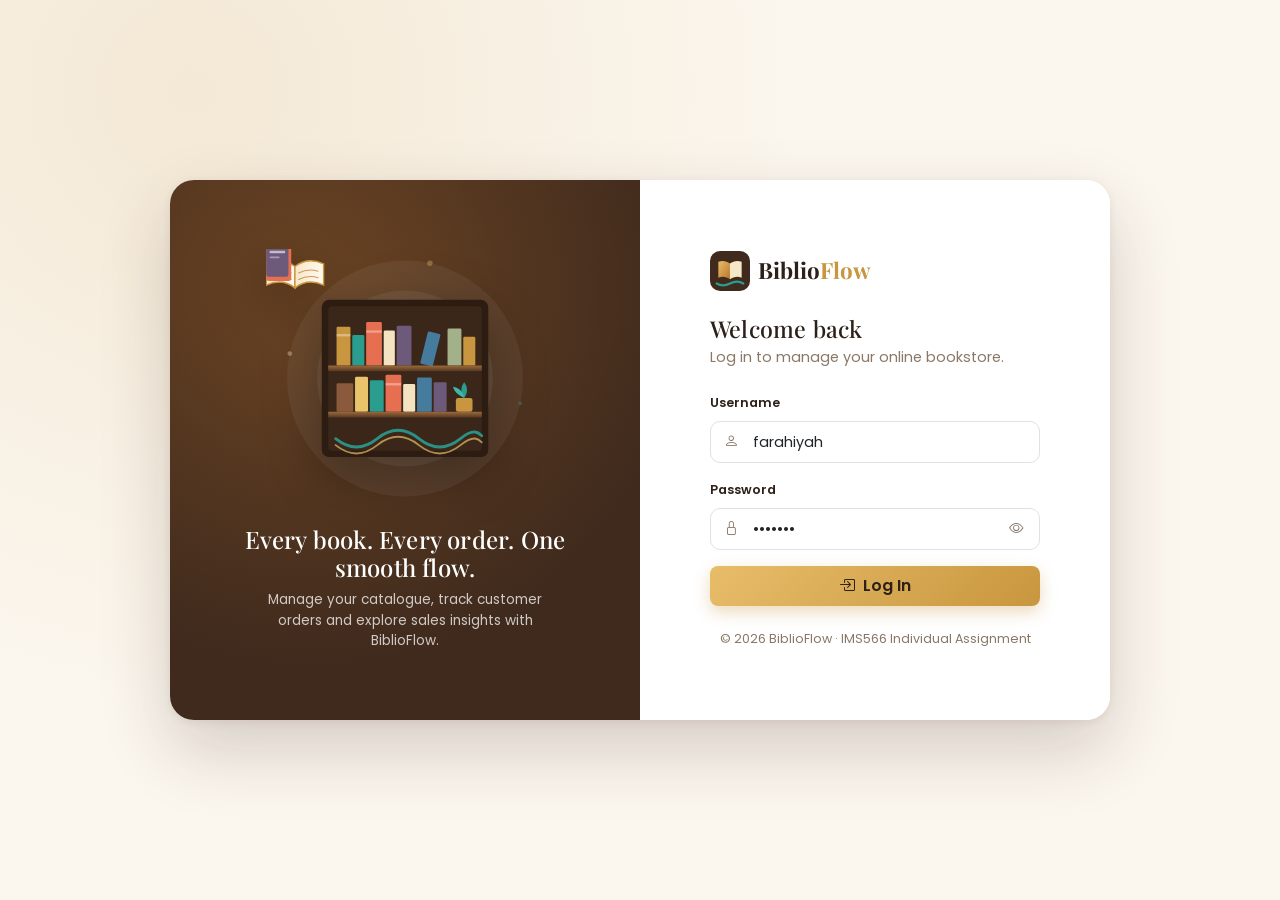
<file: index.html>
<!DOCTYPE html>
<html lang="en" data-bs-theme="light">
<head>
  <meta charset="UTF-8">
  <meta name="viewport" content="width=device-width, initial-scale=1">
  <meta name="description" content="BiblioFlow – log in to the online bookstore management system to manage books, orders and sales analytics.">
  <meta name="author" content="BiblioFlow">
  <meta name="keywords" content="bookstore, management system, dashboard, orders, inventory, Bootstrap, Chart.js">
  <meta name="theme-color" content="#3f2a1d">
  <title>Log In | BiblioFlow</title>
  <link rel="icon" type="image/svg+xml" href="assets/favicon.svg">

  <!-- Fonts, Bootstrap 5 and Bootstrap Icons (CDN) -->
  <link rel="preconnect" href="https://fonts.googleapis.com">
  <link rel="preconnect" href="https://fonts.gstatic.com" crossorigin>
  <link href="https://fonts.googleapis.com/css2?family=Playfair+Display:wght@600;700&family=Poppins:wght@400;500;600&display=swap" rel="stylesheet">
  <link href="https://cdn.jsdelivr.net/npm/bootstrap@5.3.3/dist/css/bootstrap.min.css" rel="stylesheet">
  <link href="https://cdn.jsdelivr.net/npm/bootstrap-icons@1.11.3/font/bootstrap-icons.min.css" rel="stylesheet">
  <link href="css/style.css" rel="stylesheet">

  <script src="js/auth.js"></script>
</head>
<body data-page="login">
  <main class="login-wrap">
    <div class="login-card">
      
      <!-- Left: illustration panel (SVG) -->
      <section class="col-lg-6 login-art-panel d-none d-lg-flex" aria-label="Welcome to BiblioFlow">
        <img class="art" src="assets/login-art.svg" alt="Illustration of a bookshelf with floating books">
        <h2 class="font-display">Every book. Every order. One smooth flow.</h2>
        <p>Manage your catalogue, track customer orders and explore sales insights with BiblioFlow.</p>
      </section>

      <!-- Right: login form -->
      <section class="col-lg-6 login-form-panel" aria-labelledby="loginHeading">
        <div class="login-box fade-up" id="loginBox">
          <div class="brand d-flex align-items-center gap-2 mb-4">
            <img src="assets/logo.svg" alt="BiblioFlow logo"><span>Biblio<span class="text-gold">Flow</span></span>
          </div>
          <h1 id="loginHeading" class="h3 mb-1">Welcome back</h1>
          <p class="text-muted mb-4">Log in to manage your online bookstore.</p>

          <div id="loginAlert" role="alert" aria-live="polite"></div>

          <form id="loginForm" novalidate>
            <div class="mb-3">
              <label for="username" class="form-label small fw-semibold">Username</label>
              <div class="input-icon">
                <i class="bi bi-person"></i>
                <input type="text" class="form-control" id="username" placeholder="Enter your username" autocomplete="username" required>
                <div class="invalid-feedback">Please enter your username.</div>
              </div>
            </div>
            <div class="mb-3">
              <label for="password" class="form-label small fw-semibold">Password</label>
              <div class="input-icon">
                <i class="bi bi-lock"></i>
                <input type="password" class="form-control" id="password" placeholder="Enter your password" autocomplete="current-password" required>
                <button type="button" class="toggle-pass" id="togglePass" aria-label="Show or hide password"><i class="bi bi-eye"></i></button>
                <div class="invalid-feedback">Please enter your password.</div>
              </div>
            </div>
            <button type="submit" id="loginBtn" class="btn btn-gold w-100 py-2 rounded-3"><i class="bi bi-box-arrow-in-right me-2"></i>Log In</button>
          </form>
          
          <p class="small text-muted text-center mt-4 mb-0">&copy; 2026 BiblioFlow · IMS566 Individual Assignment</p>
        </div>
      </section>
    </div>
  </main>

  <script src="https://cdn.jsdelivr.net/npm/bootstrap@5.3.3/dist/js/bootstrap.bundle.min.js"></script>
  <script src="js/data.js"></script>
  <script src="js/login.js"></script>
</body>
</html>
</file>
<file: css/style.css>
/* BiblioFlow - Main CSS */

/* ---------- 1. Variables & themes ---------- */
:root {
  --bf-espresso: #3f2a1d;
  --bf-brown: #6b4423;
  --bf-gold: #c8963e;
  --bf-gold-soft: #e8bd6a;
  --bf-teal: #2a9d8f;
  --bf-coral: #e76f51;
  --bf-bg: #fbf6ee;
  --bf-card: #ffffff;
  --bf-ink: #2d2018;
  --bf-muted: #8a7767;
  --bf-line: rgba(63, 42, 29, .10);
  --bf-radius: 18px;
  --bf-shadow: 0 10px 30px rgba(63, 42, 29, .08);
  --bf-shadow-hover: 0 18px 40px rgba(63, 42, 29, .16);
}
[data-bs-theme="dark"] {
  --bf-bg: #17120e;
  --bf-card: #241c16;
  --bf-ink: #f1e7da;
  --bf-muted: #a89684;
  --bf-line: rgba(255, 255, 255, .09);
  --bf-shadow: 0 10px 30px rgba(0, 0, 0, .35);
  --bf-shadow-hover: 0 18px 40px rgba(0, 0, 0, .5);
}

/* ---------- 2. Base ---------- */
html { scroll-behavior: smooth; }
body {
  font-family: 'Poppins', system-ui, sans-serif;
  background: var(--bf-bg);
  color: var(--bf-ink);
  min-height: 100vh;
  display: flex;
  flex-direction: column;
}
main { flex: 1 0 auto; }
h1, h2, h3, h4, h5, .font-display { font-family: 'Playfair Display', Georgia, serif; letter-spacing: .2px; }
a { color: var(--bf-gold); }
.text-muted, .text-body-secondary { color: var(--bf-muted) !important; }
.text-gold { color: var(--bf-gold) !important; }
.btn-gold {
  background: linear-gradient(135deg, var(--bf-gold-soft), var(--bf-gold));
  border: 0; color: #2d2018; font-weight: 600;
  box-shadow: 0 6px 16px rgba(200, 150, 62, .35);
  transition: transform .2s, box-shadow .2s;
}
.btn-gold:hover { transform: translateY(-2px); box-shadow: 0 10px 22px rgba(200, 150, 62, .45); color: #2d2018; }
.btn-outline-gold { border: 1.5px solid var(--bf-gold); color: var(--bf-gold); }
.btn-outline-gold:hover, .btn-outline-gold.active { background: var(--bf-gold); color: #2d2018; }
.form-control:focus, .form-select:focus {
  border-color: var(--bf-gold);
  box-shadow: 0 0 0 .22rem rgba(200, 150, 62, .22);
}
.page-link { color: var(--bf-brown); }
[data-bs-theme="dark"] .page-link { color: var(--bf-gold-soft); }
.page-item.active .page-link { background: var(--bf-gold); border-color: var(--bf-gold); color: #2d2018; }

/* ---------- 3. Navbar ---------- */
.bf-navbar {
  background: linear-gradient(90deg, var(--bf-espresso), #5a3a26);
  box-shadow: 0 4px 20px rgba(0, 0, 0, .18);
}
.bf-navbar .navbar-brand { color: #fff; font-family: 'Playfair Display', serif; font-weight: 700; font-size: 1.35rem; }
.bf-navbar .navbar-brand img { width: 38px; height: 38px; }
.bf-navbar .brand-flow { color: var(--bf-gold-soft); }
.bf-navbar .nav-link {
  color: rgba(255, 255, 255, .78);
  border-radius: 999px;
  padding: .5rem 1rem !important;
  margin: 0 .15rem;
  transition: background .2s, color .2s;
}
.bf-navbar .nav-link:hover { color: #fff; background: rgba(255, 255, 255, .1); }
.bf-navbar .nav-link.active { color: #2d2018; background: linear-gradient(135deg, var(--bf-gold-soft), var(--bf-gold)); font-weight: 600; }
.bf-navbar .navbar-toggler { border-color: rgba(255, 255, 255, .4); }
.bf-navbar .navbar-toggler-icon { filter: invert(1); }
.avatar {
  width: 38px; height: 38px; border-radius: 50%;
  background: linear-gradient(135deg, var(--bf-teal), #1d7068);
  color: #fff; font-weight: 700;
  display: inline-flex; align-items: center; justify-content: center;
}
.icon-btn {
  width: 38px; height: 38px; border-radius: 50%;
  background: rgba(255, 255, 255, .12); color: #fff; border: 0;
  display: inline-flex; align-items: center; justify-content: center;
  transition: background .2s, transform .2s;
}
.icon-btn:hover { background: rgba(255, 255, 255, .24); transform: rotate(12deg); }

/* ---------- 4. Cards & KPI ---------- */
.bf-card {
  background: var(--bf-card);
  border: 1px solid var(--bf-line);
  border-radius: var(--bf-radius);
  box-shadow: var(--bf-shadow);
  transition: transform .25s, box-shadow .25s;
}
.bf-card.hoverable:hover { transform: translateY(-4px); box-shadow: var(--bf-shadow-hover); }
.bf-card .card-title-row { display: flex; justify-content: space-between; align-items: center; gap: .5rem; flex-wrap: wrap; }
.section-title { font-size: 1.1rem; margin: 0; }
.section-sub { font-size: .8rem; color: var(--bf-muted); margin: 0; }

.page-head h1 { font-size: clamp(1.5rem, 3vw, 2.1rem); margin-bottom: .15rem; }
.page-head p { color: var(--bf-muted); margin: 0; }
.breadcrumb-lite { font-size: .8rem; color: var(--bf-muted); }

.welcome {
  background: linear-gradient(120deg, var(--bf-espresso) 0%, #6b4423 100%), url('../assets/banner.svg');
  background-blend-mode: normal;
  color: #fff;
  border-radius: var(--bf-radius);
  position: relative;
  overflow: hidden;
  box-shadow: var(--bf-shadow);
}
.welcome::after {
  content: ''; position: absolute; inset: 0;
  background: url('../assets/banner.svg') right center / cover no-repeat;
  pointer-events: none;
}
.welcome > * { position: relative; z-index: 1; }
.welcome h2 { font-size: clamp(1.4rem, 3vw, 2rem); }
.pill {
  display: inline-flex; align-items: center; gap: .4rem;
  background: rgba(255, 255, 255, .14); color: #fff;
  border-radius: 999px; padding: .35rem .9rem; font-size: .8rem;
  backdrop-filter: blur(4px);
}

.kpi { padding: 1.15rem 1.25rem; overflow: hidden; }
.kpi .kpi-icon {
  width: 46px; height: 46px; border-radius: 14px;
  display: inline-flex; align-items: center; justify-content: center;
  font-size: 1.3rem; color: #fff;
}
.kpi .kpi-value { font-family: 'Playfair Display', serif; font-size: 1.7rem; font-weight: 700; line-height: 1.1; }
.kpi .kpi-label { font-size: .78rem; color: var(--bf-muted); text-transform: uppercase; letter-spacing: .6px; }
.kpi .kpi-trend { font-size: .78rem; font-weight: 600; }
.kpi .spark { height: 44px; margin-top: .5rem; }
.bg-grad-gold  { background: linear-gradient(135deg, #e8bd6a, #b9772a); }
.bg-grad-teal  { background: linear-gradient(135deg, #3fb7a8, #1d7068); }
.bg-grad-coral { background: linear-gradient(135deg, #f08a6e, #c4492c); }
.bg-grad-plum  { background: linear-gradient(135deg, #8b73a0, #4f3d63); }

.insight { padding: 1rem 1.15rem; display: flex; gap: .85rem; align-items: flex-start; height: 100%; }
.insight .ins-icon {
  flex: 0 0 42px; height: 42px; border-radius: 12px;
  background: rgba(200, 150, 62, .15); color: var(--bf-gold);
  display: inline-flex; align-items: center; justify-content: center; font-size: 1.2rem;
}
.insight h6 { margin: 0; font-family: 'Poppins', sans-serif; font-size: .78rem; text-transform: uppercase; letter-spacing: .5px; color: var(--bf-muted); }
.insight p { margin: .15rem 0 0; font-weight: 600; }

/* ---------- 5. Tables & badges ---------- */
.table { --bs-table-bg: transparent; margin-bottom: 0; }
.table > :not(caption) > * > * { padding: .75rem .8rem; vertical-align: middle; border-color: var(--bf-line); }
.table thead th {
  font-size: .72rem; text-transform: uppercase; letter-spacing: .6px;
  color: var(--bf-muted); font-weight: 600; white-space: nowrap;
  border-bottom: 2px solid var(--bf-line);
}
.table tbody tr { transition: background .15s; }
.table-hover > tbody > tr:hover > * { --bs-table-hover-bg: rgba(200, 150, 62, .09); }
.sortable { cursor: pointer; user-select: none; }
.sortable:hover { color: var(--bf-gold); }
.sortable .bi { font-size: .7rem; opacity: .6; margin-left: .2rem; }

.badge-status { font-weight: 600; border-radius: 999px; padding: .4em .85em; font-size: .72rem; }
.st-Pending    { background: rgba(233, 196, 106, .25); color: #9a6f06; }
.st-Processing { background: rgba(69, 123, 157, .2);  color: #2f6a8e; }
.st-Shipped    { background: rgba(109, 89, 122, .2);  color: #6d4f86; }
.st-Completed  { background: rgba(42, 157, 143, .2);  color: #1c7f73; }
.st-Cancelled  { background: rgba(231, 111, 81, .2);  color: #c4492c; }
.st-InStock    { background: rgba(42, 157, 143, .2);  color: #1c7f73; }
.st-Low        { background: rgba(233, 196, 106, .28); color: #9a6f06; }
.st-Out        { background: rgba(231, 111, 81, .2);  color: #c4492c; }
[data-bs-theme="dark"] .st-Pending, [data-bs-theme="dark"] .st-Low { color: #f0cf7a; }
[data-bs-theme="dark"] .st-Processing { color: #8cc0e0; }
[data-bs-theme="dark"] .st-Shipped { color: #c3a9dc; }
[data-bs-theme="dark"] .st-Completed, [data-bs-theme="dark"] .st-InStock { color: #6fd8cb; }
[data-bs-theme="dark"] .st-Cancelled, [data-bs-theme="dark"] .st-Out { color: #f59a82; }

.cat-dot { display: inline-block; width: 10px; height: 10px; border-radius: 50%; margin-right: .4rem; }
.stars { color: var(--bf-gold); font-size: .8rem; white-space: nowrap; }
.stock-bar { height: 6px; border-radius: 999px; background: var(--bf-line); overflow: hidden; }
.stock-bar > span { display: block; height: 100%; border-radius: 999px; }

.status-tabs { display: flex; gap: .5rem; overflow-x: auto; padding-bottom: .25rem; }
.status-tabs .btn { white-space: nowrap; border-radius: 999px; font-size: .82rem; }
.status-tabs .count { background: rgba(0, 0, 0, .12); border-radius: 999px; padding: 0 .5rem; margin-left: .35rem; font-size: .72rem; }

.stepper { display: flex; justify-content: space-between; position: relative; margin: 1.2rem 0 .5rem; }
.stepper::before { content: ''; position: absolute; top: 15px; left: 8%; right: 8%; height: 3px; background: var(--bf-line); }
.step { position: relative; z-index: 1; text-align: center; flex: 1; font-size: .75rem; color: var(--bf-muted); }
.step .dot {
  width: 32px; height: 32px; border-radius: 50%; margin: 0 auto .35rem;
  background: var(--bf-card); border: 3px solid var(--bf-line);
  display: flex; align-items: center; justify-content: center;
}
.step.done .dot { background: var(--bf-teal); border-color: var(--bf-teal); color: #fff; }
.step.done { color: var(--bf-ink); font-weight: 600; }

/* ---------- 6. Books & covers ---------- */
.cover-sm { width: 38px; height: 54px; flex: 0 0 38px; border-radius: 4px; overflow: hidden; box-shadow: 0 3px 8px rgba(0, 0, 0, .25); }
.cover-sm svg, .cover-md svg, .cover-lg svg { display: block; width: 100%; height: 100%; }
.cover-md { width: 120px; height: 170px; margin: 0 auto; border-radius: 6px; overflow: hidden; box-shadow: 0 10px 22px rgba(0, 0, 0, .3); transition: transform .35s; }
.cover-lg { width: 190px; height: 270px; margin: 0 auto; border-radius: 8px; overflow: hidden; box-shadow: 0 16px 34px rgba(0, 0, 0, .35); }
.book-card { padding: 1.1rem .9rem; text-align: center; cursor: pointer; height: 100%; }
.book-card:hover .cover-md { transform: perspective(500px) rotateY(-14deg) translateY(-4px); }
.book-card .bk-title { font-family: 'Poppins', sans-serif; font-size: .88rem; font-weight: 600; margin: .8rem 0 .1rem; line-height: 1.3; }
.book-card .bk-author { font-size: .75rem; color: var(--bf-muted); }

/* ---------- 7. Charts & heatmap ---------- */
.chart-box { position: relative; height: 300px; }
.chart-box.sm { height: 230px; }
.chart-box.lg { height: 360px; }
.gauge-wrap { position: relative; height: 230px; }
.gauge-center { position: absolute; left: 0; right: 0; bottom: 38px; text-align: center; pointer-events: none; }
.gauge-center strong { font-family: 'Playfair Display', serif; font-size: 2rem; display: block; line-height: 1; }
.heat { display: grid; gap: 4px; font-size: .75rem; }
.heat .h-label { color: var(--bf-muted); display: flex; align-items: center; font-weight: 600; }
.heat .h-head { color: var(--bf-muted); text-align: center; font-weight: 600; padding-bottom: 2px; }
.heat .h-cell {
  border-radius: 8px; min-height: 38px;
  display: flex; align-items: center; justify-content: center;
  font-weight: 600; color: var(--bf-ink);
  transition: transform .15s;
}
.heat .h-cell:hover { transform: scale(1.12); position: relative; z-index: 2; box-shadow: 0 6px 14px rgba(0, 0, 0, .25); }

/* ---------- 8. Login page ---------- */
/* Same content as before, but shown as a small centred card instead of a full-screen split */
body[data-page="login"] { background: radial-gradient(circle at 15% 10%, rgba(200, 150, 62, .14), transparent 45%), var(--bf-bg); }
.login-wrap { min-height: 100vh; display: flex; align-items: center; justify-content: center; padding: 1.5rem 1rem; }
.login-card {
  width: 100%; max-width: 940px; height: min(540px, calc(100vh - 3rem));
  display: grid; grid-template-columns: 1fr;
  background: var(--bf-card); border-radius: 24px; overflow: hidden;
  box-shadow: 0 30px 70px rgba(63, 42, 29, .20), 0 2px 8px rgba(63, 42, 29, .08);
}
.login-card > section { width: auto !important; max-width: none !important; min-width: 0; min-height: 0; height: 100%; }
@media (min-width: 992px) { .login-card { grid-template-columns: 1fr 1fr; } }
@media (max-width: 991.98px) { .login-card { height: auto; max-width: 440px; } }

.login-art-panel {
  background: radial-gradient(circle at 30% 20%, #6b4423, var(--bf-espresso) 70%);
  color: #fff;
  display: flex; flex-direction: column; align-items: center; justify-content: center;
  padding: 1.5rem 1.75rem; text-align: center; position: relative; overflow: hidden;
}
.login-art-panel img.art { flex: 0 1 auto; min-height: 0; width: auto; max-width: 100%; max-height: 260px; object-fit: contain; filter: drop-shadow(0 16px 24px rgba(0, 0, 0, .35)); }
.login-art-panel h2 { margin-top: 1rem; font-size: 1.5rem; max-width: 340px; }
.login-art-panel p { max-width: 320px; font-size: .85rem; margin-bottom: 0; color: rgba(255, 255, 255, .75); }
.login-form-panel { display: flex; align-items: center; justify-content: center; padding: 1.5rem 2rem; background: var(--bf-card); overflow-y: auto; }
.login-box { width: 100%; max-width: 330px; font-size: .9rem; }
.login-box .h3 { font-size: 1.45rem; }
.login-box .brand img { width: 40px; height: 40px; }
.login-box .brand span { font-family: 'Playfair Display', serif; font-size: 1.4rem; font-weight: 700; }
.login-box .btn-gold { padding-top: .5rem !important; padding-bottom: .5rem !important; }
.input-icon { position: relative; }
.input-icon > .bi:first-child { position: absolute; left: 14px; top: 50%; transform: translateY(-50%); color: var(--bf-muted); }
.input-icon .form-control { padding-left: 2.6rem; height: 42px; border-radius: 10px; font-size: .9rem; }
.input-icon .toggle-pass { position: absolute; right: 6px; top: 50%; transform: translateY(-50%); border: 0; background: transparent; color: var(--bf-muted); padding: .5rem .7rem; }
.demo-chip {
  border: 1.5px dashed var(--bf-gold); background: transparent; color: var(--bf-ink);
  border-radius: 12px; padding: .5rem .8rem; font-size: .8rem; text-align: left; width: 100%;
  transition: background .2s;
}
.demo-chip:hover { background: rgba(200, 150, 62, .12); }
.shake { animation: shake .5s; }

/* ---------- 9. Footer & misc ---------- */
.bf-footer { background: var(--bf-espresso); color: rgba(255, 255, 255, .75); margin-top: 3rem; }
.bf-footer a { color: var(--bf-gold-soft); text-decoration: none; }
.bf-footer a:hover { text-decoration: underline; }
.bf-footer h6 { color: #fff; font-family: 'Poppins', sans-serif; text-transform: uppercase; letter-spacing: .6px; font-size: .78rem; }
.bf-footer img { width: 34px; height: 34px; }
.bf-footer .copy { border-top: 1px solid rgba(255, 255, 255, .12); font-size: .8rem; padding-right: 3.5rem; }
.to-top {
  position: fixed; right: 18px; bottom: 18px; width: 44px; height: 44px; border-radius: 50%;
  border: 0; background: var(--bf-gold); color: #2d2018; font-size: 1.2rem;
  box-shadow: 0 8px 20px rgba(0, 0, 0, .3); opacity: 0; pointer-events: none; transition: opacity .25s; z-index: 1030;
}
.to-top.show { opacity: 1; pointer-events: auto; }
.empty-state { text-align: center; padding: 2.5rem 1rem; color: var(--bf-muted); }
.empty-state img { width: 180px; max-width: 60%; }

/* ---------- 10. Animations ---------- */
.fade-up { animation: fadeUp .6s ease both; animation-delay: var(--d, 0s); }
@keyframes fadeUp { from { opacity: 0; transform: translateY(18px); } to { opacity: 1; transform: none; } }
@keyframes shake {
  10%, 90% { transform: translateX(-2px); } 20%, 80% { transform: translateX(4px); }
  30%, 50%, 70% { transform: translateX(-8px); } 40%, 60% { transform: translateX(8px); }
}
@media (prefers-reduced-motion: reduce) {
  *, *::before, *::after { animation: none !important; transition: none !important; }
}

/* ---------- 11. Responsive tweaks ---------- */
@media (max-width: 991.98px) {
  .bf-navbar .navbar-collapse { padding: .75rem 0; }
  .bf-navbar .nav-link { margin: .15rem 0; }
}
@media (max-width: 767.98px) {
  .chart-box { height: 260px; }
  .chart-box.lg { height: 300px; }
  .kpi .kpi-value { font-size: 1.45rem; }
  .cover-lg { width: 150px; height: 214px; }
  .table > :not(caption) > * > * { padding: .6rem .5rem; font-size: .85rem; }
  .stepper .step { font-size: .66rem; }
}
@media print {
  .bf-navbar, .bf-footer, .to-top, .modal-footer, .btn-close { display: none !important; }
  .modal { position: static !important; display: block !important; }
}
/* Mobile: soften banner art so welcome text stays readable */
@media (max-width: 767.98px) {
  .welcome::after { opacity: .22; background-position: right bottom; }
  .welcome h1 { text-shadow: 0 2px 8px rgba(0, 0, 0, .35); }
}
/* Fix: allow long titles to truncate inside flex rows (restock list) */
.min-w-0 { min-width: 0; }
.badge-status { white-space: nowrap; flex-shrink: 0; }
/* Print: show only the open modal (order receipt), hide the rest of the page */
@media print {
  body.modal-open { overflow: visible !important; padding: 0 !important; display: block; background: #fff; }
  body.modal-open > *:not(.modal.show) { display: none !important; }
  .modal.show { position: static !important; display: block !important; overflow: visible !important; opacity: 1; }
  .modal.show .modal-dialog { max-width: 100%; margin: 0; height: auto !important; transform: none !important; }
  .modal.show .modal-content { border: 0; box-shadow: none; max-height: none !important; overflow: visible !important; }
  .modal.show .modal-body { overflow: visible !important; }
  .modal.show .btn-close, .modal.show .modal-footer { display: none !important; }
}
/* ==========================================================
   Sidebar layout (left menu) + top bar
   ========================================================== */
:root { --bf-side-w: 255px; }
#app-navbar { display: contents; }          /* lets the top bar stick while scrolling */

.bf-sidebar {
  position: fixed; top: 0; left: 0; bottom: 0; width: var(--bf-side-w); z-index: 1045;
  display: flex; flex-direction: column; padding: 1.4rem .95rem 1rem; overflow-y: auto;
  background: linear-gradient(180deg, var(--bf-espresso) 0%, #5a3a26 100%);
  box-shadow: 6px 0 24px rgba(0, 0, 0, .18);
  transform: translateX(-100%); transition: transform .3s ease;      /* hidden on phones */
}
.bf-sidebar.open { transform: none; }
.bf-side-brand { display: flex; align-items: center; gap: .65rem; padding: 0 .5rem 1.25rem; text-decoration: none; color: #fff; }
.bf-side-brand img { width: 42px; height: 42px; }
.bf-side-brand .name { display: block; font-family: 'Playfair Display', serif; font-weight: 700; font-size: 1.4rem; line-height: 1.1; }
.bf-side-brand .brand-flow { color: var(--bf-gold-soft); }
.bf-side-brand small { color: rgba(255, 255, 255, .6); font-size: .72rem; letter-spacing: .3px; }
.bf-side-label { color: rgba(255, 255, 255, .45); font-size: .7rem; letter-spacing: 1.2px; text-transform: uppercase; padding: .25rem .9rem .5rem; }
.bf-side-link {
  display: flex; align-items: center; gap: .8rem; padding: .72rem .95rem; margin-bottom: .3rem;
  border-radius: 14px; color: rgba(255, 255, 255, .78); text-decoration: none; font-size: .95rem; text-align: left;
  transition: background .2s, color .2s, transform .2s;
}
.bf-side-link i { font-size: 1.15rem; }
.bf-side-link:hover { background: rgba(255, 255, 255, .1); color: #fff; transform: translateX(3px); }
.bf-side-link.active {
  background: linear-gradient(135deg, var(--bf-gold-soft), var(--bf-gold)); color: #2d2018; font-weight: 600;
  box-shadow: 0 6px 16px rgba(200, 150, 62, .35);
}
.bf-side-link .side-count {
  margin-left: auto; min-width: 24px; padding: .1rem .45rem; border-radius: 999px; text-align: center;
  font-size: .72rem; font-weight: 600; background: rgba(255, 255, 255, .18); color: #fff;
}
.bf-side-link.active .side-count { background: rgba(45, 32, 24, .18); color: #2d2018; }
.bf-side-foot { margin-top: auto; padding-top: 1rem; border-top: 1px solid rgba(255, 255, 255, .12); }
.bf-backdrop { position: fixed; inset: 0; z-index: 1040; background: rgba(0, 0, 0, .5); opacity: 0; pointer-events: none; transition: opacity .3s; }
.bf-backdrop.show { opacity: 1; pointer-events: auto; }

.bf-topbar {
  position: sticky; top: 0; z-index: 1030; display: flex; align-items: center; gap: .75rem;
  padding: .7rem 1.25rem; background: var(--bf-card); border-bottom: 1px solid var(--bf-line);
  box-shadow: 0 4px 16px rgba(63, 42, 29, .06);
}
.bf-topbar .icon-btn { background: var(--bf-line); color: var(--bf-ink); }
.bf-topbar .icon-btn:hover { background: rgba(200, 150, 62, .28); }
.bf-menu-btn { width: 40px; height: 40px; border: 0; border-radius: 12px; background: var(--bf-line); color: var(--bf-ink); font-size: 1.4rem; display: inline-flex; align-items: center; justify-content: center; }
.bf-notif-menu { width: 340px; max-width: 92vw; max-height: 70vh; overflow-y: auto; }

/* Desktop: sidebar always visible, page content moves to the right */
@media (min-width: 992px) {
  .bf-sidebar { transform: none; }
  .bf-backdrop { display: none; }
  body[data-page]:not([data-page="login"]) { padding-left: var(--bf-side-w); }
  .bf-topbar { padding: .75rem 2rem; }
}
/* Phone: notification list fills the screen width */
@media (max-width: 575.98px) {
  .bf-notif-menu { position: fixed !important; left: 8px !important; right: 8px !important; top: 62px !important; width: auto; max-width: none; transform: none !important; }
}
[data-bs-theme="dark"] .bf-sidebar { border-right: 1px solid var(--bf-line); }
@media print {
  .bf-sidebar, .bf-topbar, .bf-backdrop { display: none !important; }
  body[data-page] { padding-left: 0 !important; }
}
/* Slightly smaller top bar on phones */
@media (max-width: 575.98px) {
  .bf-topbar { padding: .5rem .85rem; gap: .5rem; }
  .bf-topbar .icon-btn, .bf-menu-btn { width: 36px; height: 36px; }
  .bf-topbar .avatar { width: 36px; height: 36px; }
}
/* Dropdown list colours follow the light / dark theme */
.form-select option { background: var(--bf-card); color: var(--bf-ink); }
/* ---------- Sidebar: Settings drawer + settings modal ---------- */
.bf-side-toggle .chev { transition: transform .25s; font-size: .8rem; }
.bf-side-toggle[aria-expanded="true"] .chev { transform: rotate(180deg); }
.bf-side-sub {
  display: flex; align-items: center; gap: .7rem; padding: .55rem .95rem .55rem 2.7rem; margin-bottom: .2rem;
  border-radius: 12px; color: rgba(255, 255, 255, .7); text-decoration: none; font-size: .88rem;
  transition: background .2s, color .2s;
}
.bf-side-sub:hover { background: rgba(255, 255, 255, .1); color: #fff; }
#settingsModal .nav-pills .nav-link { color: var(--bf-ink); border-radius: 999px; }
#settingsModal .nav-pills .nav-link.active { background: linear-gradient(135deg, var(--bf-gold-soft), var(--bf-gold)); color: #2d2018; font-weight: 600; }
.form-check-input:checked { background-color: var(--bf-gold); border-color: var(--bf-gold); }

/* Sidebar: hide the scrollbar (menu can still scroll on small screens) */
.bf-sidebar { scrollbar-width: none; -ms-overflow-style: none; }
.bf-sidebar::-webkit-scrollbar { display: none; width: 0; height: 0; }
/* Sidebar on phones: static (no scrolling). Spacing shrinks with the screen height so every menu item stays visible */
@media (max-width: 991.98px) {
  .bf-sidebar { overflow: hidden; overscroll-behavior: contain; padding-top: clamp(.6rem, 2.2vh, 1.4rem); padding-bottom: clamp(.4rem, 1.5vh, 1rem); }
  .bf-side-brand { padding-bottom: clamp(.4rem, 1.8vh, 1.25rem); }
  .bf-side-brand img { width: clamp(30px, 5.5vh, 42px); height: clamp(30px, 5.5vh, 42px); }
  .bf-side-label { padding-top: 0; padding-bottom: clamp(.1rem, .8vh, .5rem); }
  .bf-side-link { padding-top: clamp(.4rem, 1.6vh, .72rem); padding-bottom: clamp(.4rem, 1.6vh, .72rem); margin-bottom: clamp(.1rem, .5vh, .3rem); }
  .bf-side-sub { padding-top: clamp(.3rem, 1.1vh, .55rem); padding-bottom: clamp(.3rem, 1.1vh, .55rem); }
  .bf-side-foot { padding-top: clamp(.3rem, 1vh, 1rem); }
}
/* Very short screens (phone held sideways) */
@media (max-width: 991.98px) and (max-height: 420px) {
  .bf-side-label, .bf-side-brand small { display: none; }
  .bf-side-link { font-size: .85rem; }
}
/* Add Book: category chips (replace the browser's own dropdown list) */
.cat-chips { display: flex; flex-wrap: wrap; gap: .4rem; }
.cat-chip {
  display: inline-flex; align-items: center; border: 1.5px solid var(--bf-line); background: var(--bf-card); color: var(--bf-ink);
  border-radius: 999px; padding: .3rem .8rem; font-size: .8rem; transition: background .2s, border-color .2s;
}
.cat-chip .cat-dot { width: 8px; height: 8px; margin-right: .4rem; }
.cat-chip:hover { border-color: var(--bf-gold); }
.cat-chip.active { background: linear-gradient(135deg, var(--bf-gold-soft), var(--bf-gold)); border-color: var(--bf-gold); color: #2d2018; font-weight: 600; }
</file>
